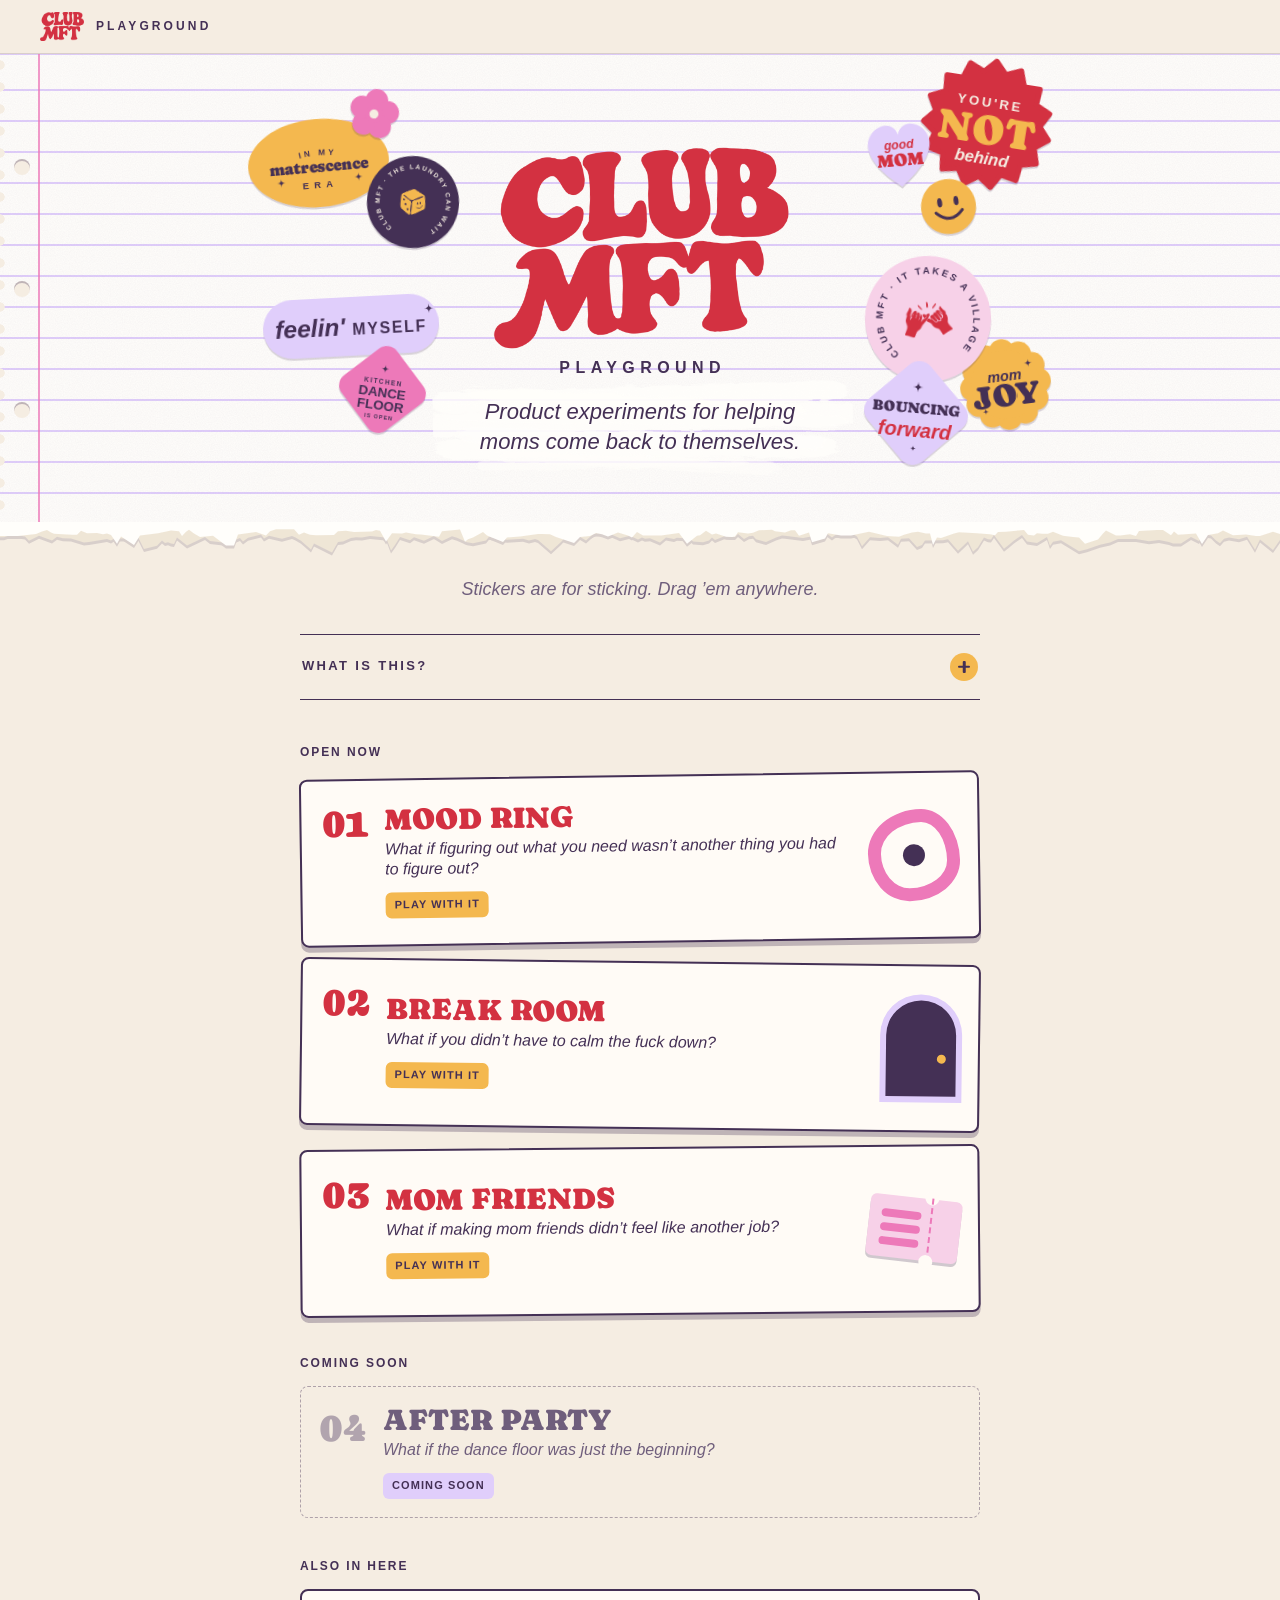
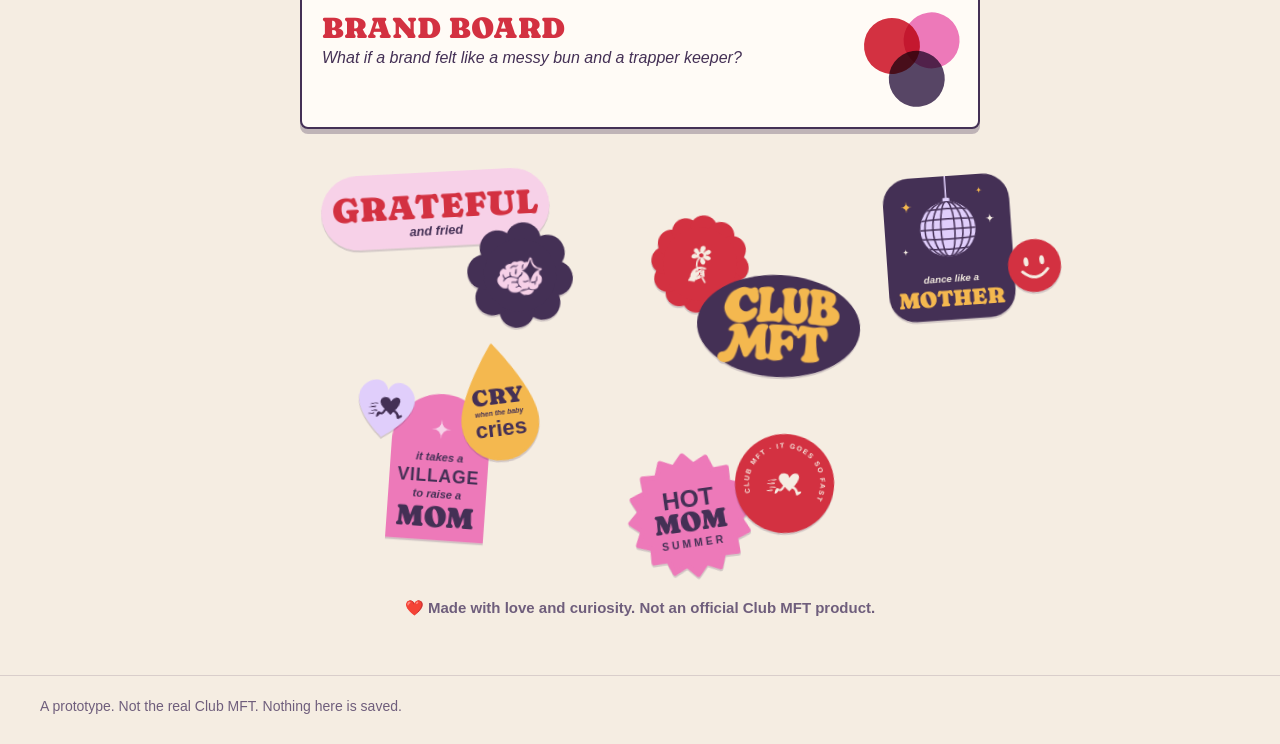
<file: index.html>
<!doctype html>
<html lang="en">
<head>
  <meta charset="utf-8">
  <meta name="viewport" content="width=device-width, initial-scale=1">
  <title>Club MFT Playground</title>
  <meta name="description" content="Product experiments for helping moms come back to themselves.">
  <link rel="icon" href="data:image/svg+xml,%3Csvg xmlns='http://www.w3.org/2000/svg' viewBox='0 0 32 32'%3E%3Crect width='32' height='32' fill='%23D33141'/%3E%3Ccircle cx='16' cy='16' r='8' fill='%23443055'/%3E%3C/svg%3E">
  <link rel="stylesheet" href="assets.css">
  <link rel="stylesheet" href="styles.css">
</head>
<body>
  <a class="skip" href="#stage">Skip to content</a>

  <header class="bar">
    <a class="wordmark" href="#/" aria-label="Club MFT Playground, home">
      <span class="m logo bar-logo" aria-hidden="true"></span><span class="bar-name">PLAYGROUND</span>
    </a>
    <span class="bar-tag" id="bar-tag" aria-hidden="true"></span>
  </header>

  <main id="stage" tabindex="-1"></main>

  <footer class="foot">
    <p>A prototype. Not the real Club MFT. Nothing here is saved.</p>
  </footer>

  <script src="content.js"></script>
  <script src="home-stickers.js"></script>
  <script src="breakroom.js"></script>
  <script src="momfriends.js"></script>
  <script src="app.js"></script>
</body>
</html>
</file>
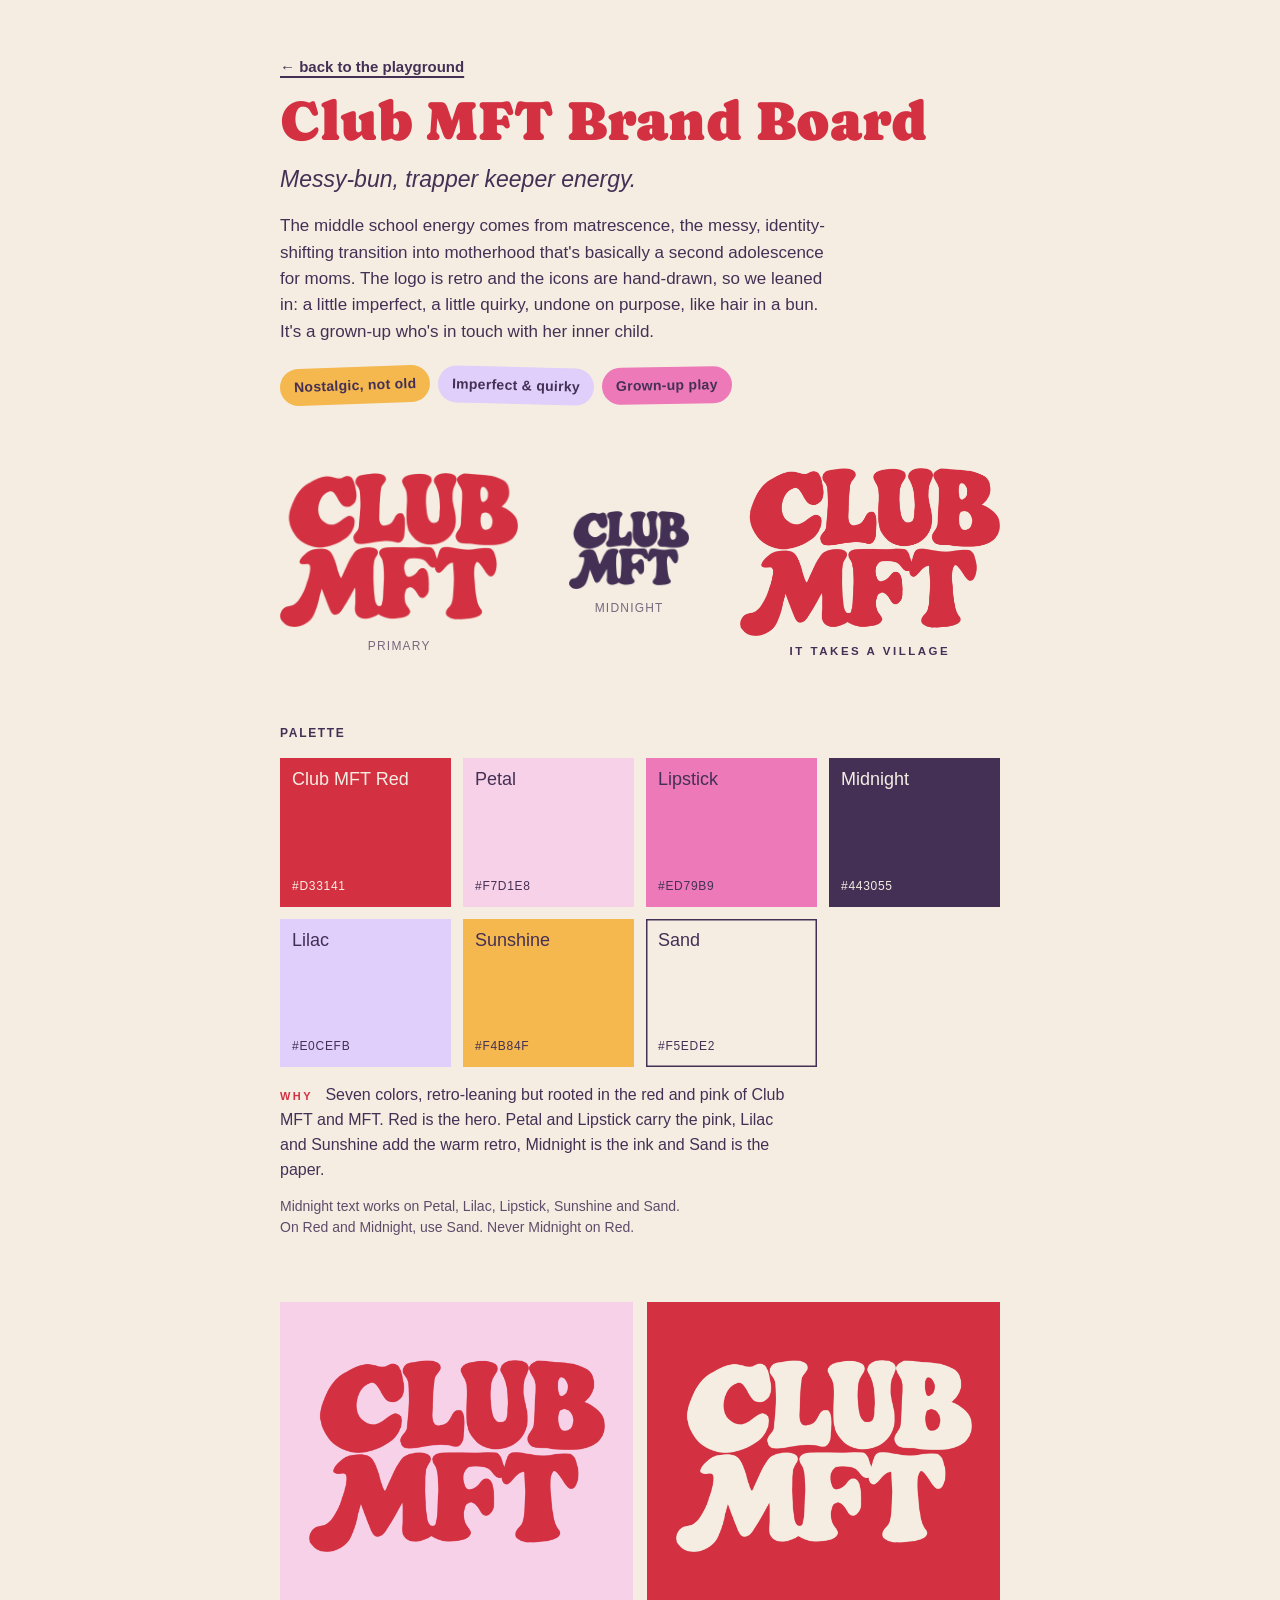
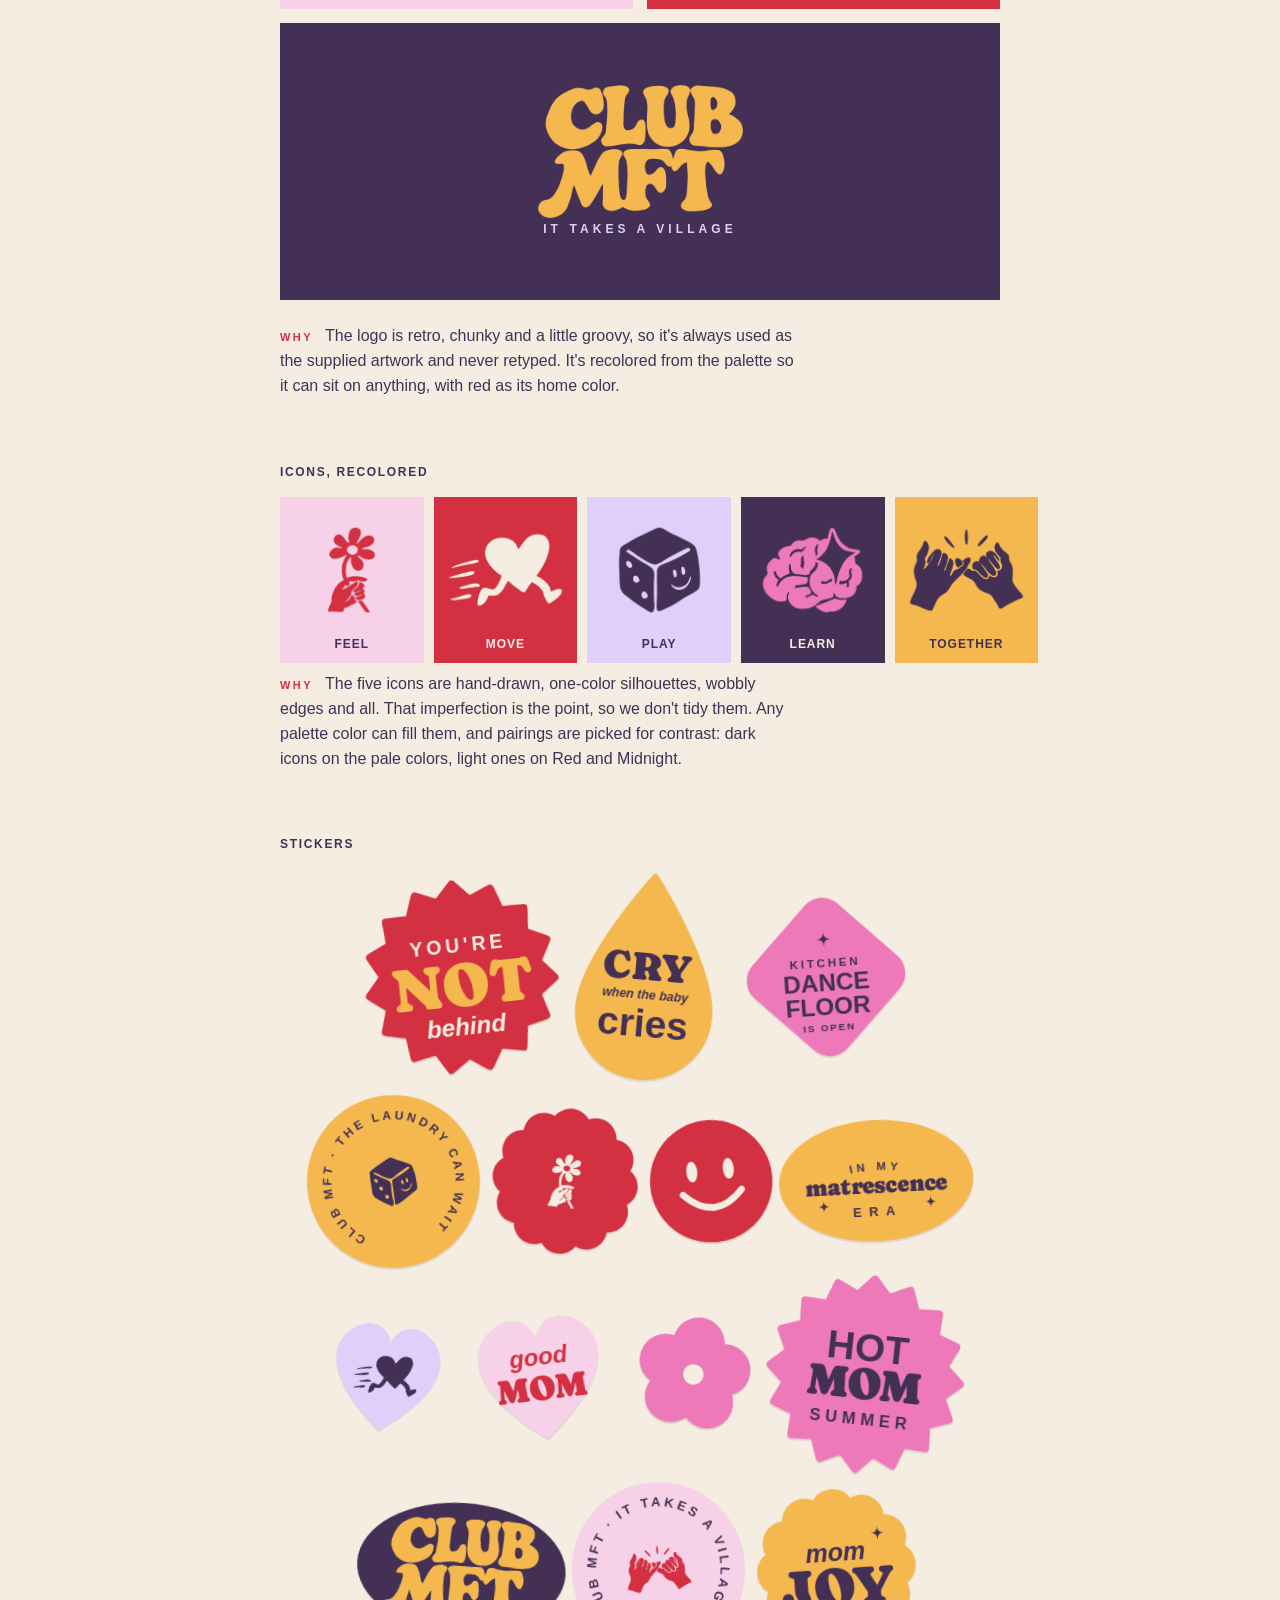
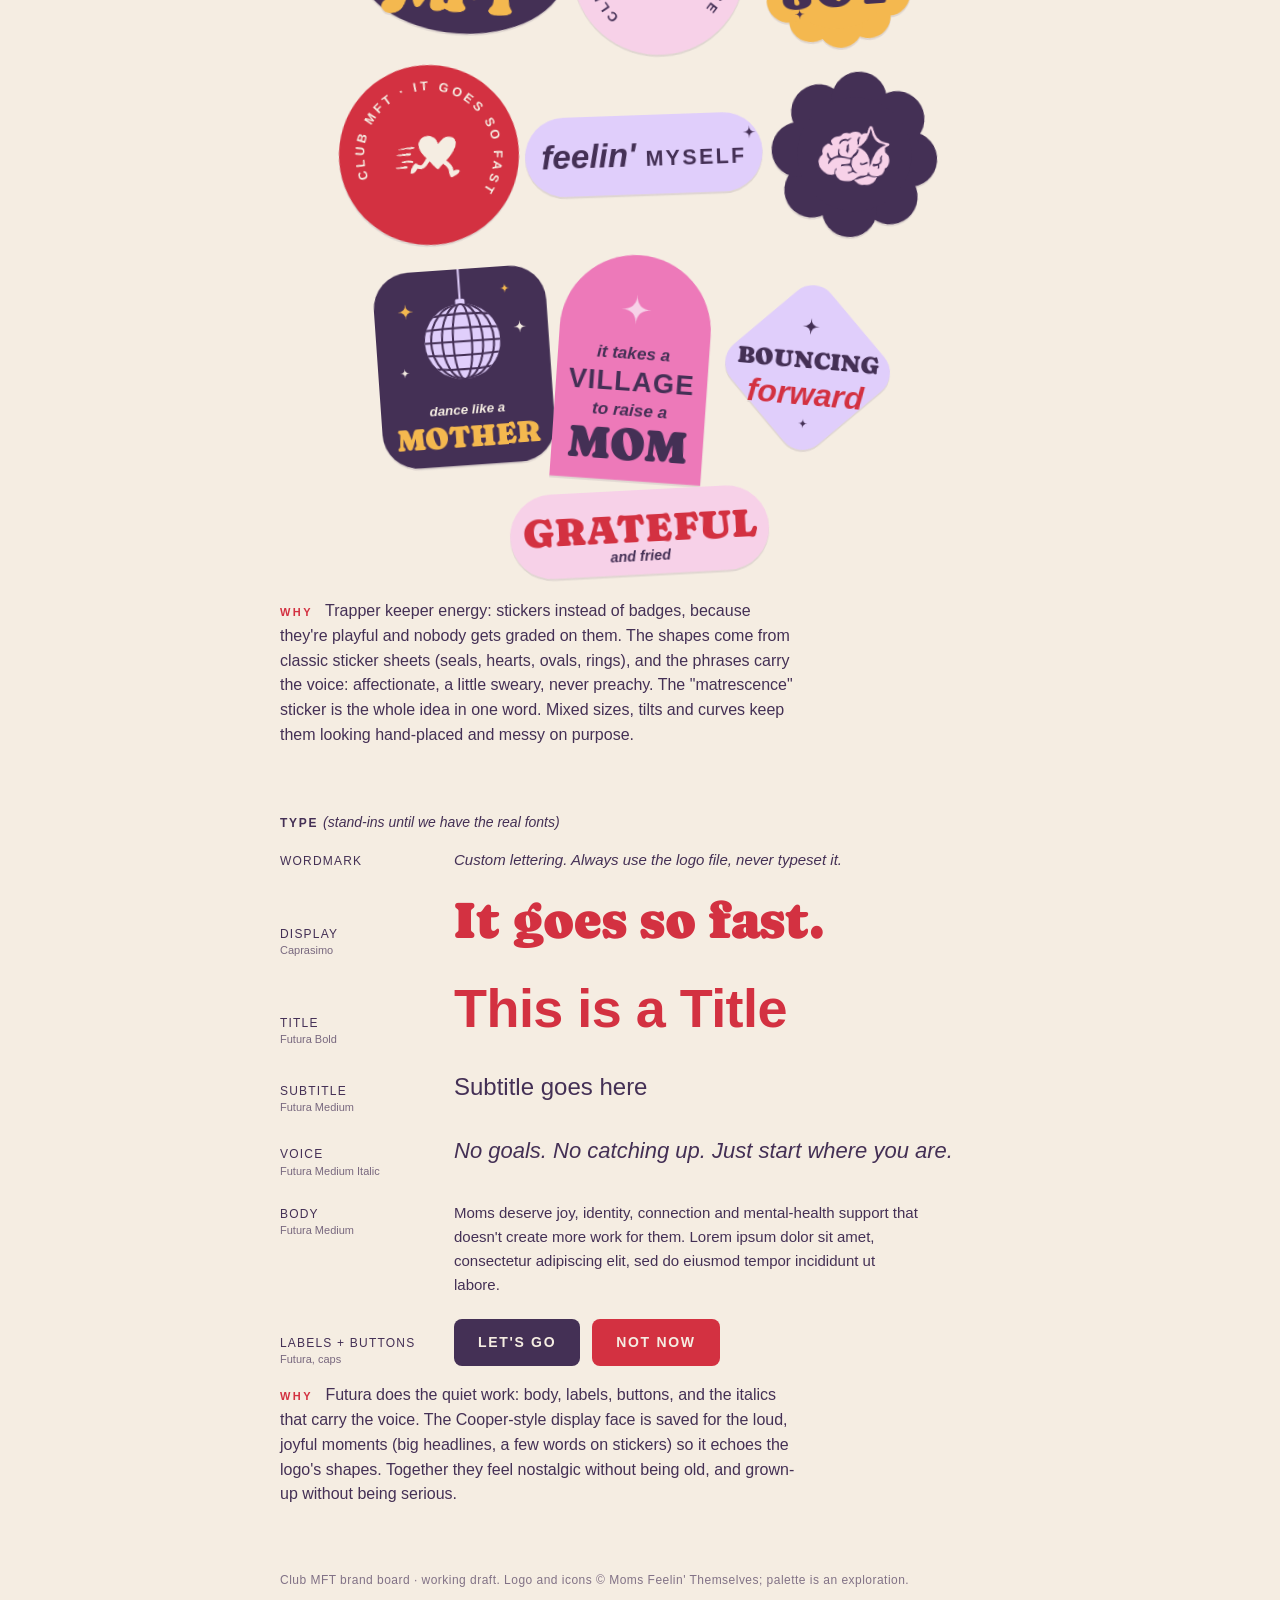
<file: brand.html>
<!doctype html>
<html lang="en">
<head>
<meta charset="utf-8">
<meta name="viewport" content="width=device-width, initial-scale=1">
<title>Club MFT Brand Board</title>
<link rel="stylesheet" href="assets.css">
<link rel="stylesheet" href="brand.css">
</head>
<body>
<svg width="0" height="0" style="position:absolute" aria-hidden="true" focusable="false"><filter id="wob" x="-8%" y="-8%" width="116%" height="116%"><feTurbulence type="fractalNoise" baseFrequency="0.045" numOctaves="2" seed="4" result="n"/><feDisplacementMap in="SourceGraphic" in2="n" scale="3"/></filter></svg>
<main class="board">
  <a class="back" href="index.html#/">← back to the playground</a>

  <header class="intro">
    <h1>Club MFT Brand Board</h1>
    <p class="cheek">Messy-bun, trapper keeper energy.</p>
    <p class="plain">The middle school energy comes from matrescence, the messy, identity-shifting transition into motherhood that's basically a second adolescence for moms. The logo is retro and the icons are hand-drawn, so we leaned in: a little imperfect, a little quirky, undone on purpose, like hair in a bun. It's a grown-up who's in touch with her inner child.</p>
    <ul class="words" aria-label="Words for the brand">
      <li style="--bg:var(--sunshine)">Nostalgic, not old</li>
      <li style="--bg:var(--lilac)">Imperfect &amp; quirky</li>
      <li style="--bg:var(--lipstick)">Grown-up play</li>
    </ul>
  </header>

  <!-- 1. LOGOS -->
  <section class="logos" aria-label="Logo">
    <figure>
      <div class="m logo" style="--fill:var(--red)" role="img" aria-label="Club MFT logo in red"></div>
      <figcaption>Primary</figcaption>
    </figure>
    <figure>
      <div class="m logo sm" style="--fill:var(--midnight)" role="img" aria-label="Club MFT logo in Midnight"></div>
      <figcaption>Midnight</figcaption>
    </figure>
    <figure class="lockup">
      <div class="m logo" style="--fill:var(--red)" role="img" aria-label="Club MFT logo in red, Playground lockup"></div>
      <span class="lockup-sub">IT TAKES A VILLAGE</span>
    </figure>
  </section>

  <!-- 2. PALETTE -->
  <section aria-labelledby="h-palette">
    <h2 class="tag" id="h-palette">Palette</h2>
    <ul class="swatches">
      <li style="--bg:#D33141;--fg:var(--sand)"><b>Club MFT Red</b><span>#D33141</span></li>
      <li style="--bg:#F7D1E8;--fg:var(--midnight)"><b>Petal</b><span>#F7D1E8</span></li>
      <li style="--bg:#ED79B9;--fg:var(--midnight)"><b>Lipstick</b><span>#ED79B9</span></li>
      <li style="--bg:#443055;--fg:var(--sand)"><b>Midnight</b><span>#443055</span></li>
      <li style="--bg:#E0CEFB;--fg:var(--midnight)"><b>Lilac</b><span>#E0CEFB</span></li>
      <li style="--bg:#F4B84F;--fg:var(--midnight)"><b>Sunshine</b><span>#F4B84F</span></li>
      <li class="outlined" style="--bg:#F5EDE2;--fg:var(--midnight)"><b>Sand</b><span>#F5EDE2</span></li>
    </ul>
    <p class="why"><b>Why</b> Seven colors, retro-leaning but rooted in the red and pink of Club MFT and MFT. Red is the hero. Petal and Lipstick carry the pink, Lilac and Sunshine add the warm retro, Midnight is the ink and Sand is the paper.</p>
    <p class="note">Midnight text works on Petal, Lilac, Lipstick, Sunshine and Sand. On Red and Midnight, use Sand. Never Midnight on Red.</p>
  </section>

  <!-- 3. LOGO ON COLOR -->
  <section class="blocks" aria-label="Logo on color">
    <div class="block b-petal"><div class="m logo" style="--fill:var(--red)" role="img" aria-label="Logo, red on Petal"></div></div>
    <div class="block b-red"><div class="m logo" style="--fill:var(--sand)" role="img" aria-label="Logo, Sand on red"></div></div>
    <div class="block b-mid wide">
      <div class="m logo" style="--fill:var(--sunshine)" role="img" aria-label="Logo, Sunshine on Midnight"></div>
      <span class="lockup-sub" style="color:var(--lilac)">IT TAKES A VILLAGE</span>
    </div>
  </section>

  <p class="why"><b>Why</b> The logo is retro, chunky and a little groovy, so it's always used as the supplied artwork and never retyped. It's recolored from the palette so it can sit on anything, with red as its home color.</p>

  <!-- 4. ICONS -->
  <section aria-labelledby="h-icons">
    <h2 class="tag" id="h-icons">Icons, recolored</h2>
    <ul class="icons">
      <li style="--bg:var(--petal)"><div class="m i-feel" style="--fill:var(--red)" role="img" aria-label="feel icon"></div><span>Feel</span></li>
      <li style="--bg:var(--red)"><div class="m i-move" style="--fill:var(--sand)" role="img" aria-label="move icon"></div><span style="color:var(--sand)">Move</span></li>
      <li style="--bg:var(--lilac)"><div class="m i-play" style="--fill:var(--midnight)" role="img" aria-label="play icon"></div><span>Play</span></li>
      <li style="--bg:var(--midnight)"><div class="m i-learn" style="--fill:var(--lipstick)" role="img" aria-label="learn icon"></div><span style="color:var(--sand)">Learn</span></li>
      <li style="--bg:var(--sunshine)"><div class="m i-together" style="--fill:var(--midnight)" role="img" aria-label="together icon"></div><span>Together</span></li>
    </ul>
    <p class="why"><b>Why</b> The five icons are hand-drawn, one-color silhouettes, wobbly edges and all. That imperfection is the point, so we don't tidy them. Any palette color can fill them, and pairings are picked for contrast: dark icons on the pale colors, light ones on Red and Midnight.</p>
  </section>

  <!-- 5. STICKERS + SHAPES -->
  <section class="play" aria-labelledby="h-stickers">
    <h2 class="tag" id="h-stickers">Stickers</h2>
    <div class="sheet">
      <div class="sticker" style="--ar:1;--w:27%;--rot:-6deg" role="img" aria-label="Sticker: You're not behind"><svg viewBox="0 0 200 200" aria-hidden="true"><polygon points="100.0,4.0 116.6,21.7 139.0,12.3 147.0,35.3 171.3,35.8 169.3,60.0 191.3,70.3 179.6,91.6 195.5,110.0 176.1,124.7 183.1,148.0 159.5,153.5 156.4,177.7 132.5,173.1 120.0,193.9 100.0,180.0 80.0,193.9 67.5,173.1 43.6,177.7 40.5,153.5 16.9,148.0 23.9,124.7 4.5,110.0 20.4,91.6 8.7,70.3 30.7,60.0 28.7,35.8 53.0,35.3 61.0,12.3 83.4,21.7" fill="#D33141" stroke="#D33141" stroke-width="8" stroke-linejoin="round"/><text x="100" y="74" font-size="20" font-weight="700" fill="#F5EDE2" text-anchor="middle" letter-spacing="4">YOU'RE</text><text class="retro" x="100" y="130" font-size="64" fill="#F4B84F" text-anchor="middle" letter-spacing="0">NOT</text><text x="100" y="160" font-size="25" font-weight="700" fill="#F5EDE2" text-anchor="middle" letter-spacing="0" font-style="italic">behind</text></svg></div>
      <div class="sticker" style="--ar:0.7692307692307693;--w:23%;--rot:5deg" role="img" aria-label="Sticker: Cry when the baby cries"><svg viewBox="0 0 200 260" aria-hidden="true"><path d="M100 8C100 8 20 112 20 172a80 80 0 0 0 160 0C180 112 100 8 100 8z" fill="#F4B84F" stroke="#F4B84F" stroke-width="6" stroke-linejoin="round"/><text class="retro" x="100" y="134" font-size="48" fill="#443055" text-anchor="middle" letter-spacing="0">CRY</text><text x="100" y="157" font-size="15" font-weight="600" fill="#443055" text-anchor="middle" letter-spacing="0" font-style="italic">when the baby</text><text x="100" y="203" font-size="47" font-weight="800" fill="#443055" text-anchor="middle" letter-spacing="0">cries</text></svg></div>
      <div class="sticker" style="--ar:1;--w:25%;--rot:-4deg" role="img" aria-label="Sticker: Kitchen dance floor is open"><svg viewBox="0 0 200 200" aria-hidden="true"><rect x="30" y="30" width="140" height="140" rx="26" fill="#ED79B9" transform="rotate(45 100 100)"/><text x="100" y="89" font-size="13" font-weight="700" fill="#443055" text-anchor="middle" letter-spacing="3">KITCHEN</text><text x="100" y="116" font-size="27" font-weight="800" fill="#443055" text-anchor="middle" letter-spacing="0">DANCE</text><text x="100" y="142" font-size="27" font-weight="800" fill="#443055" text-anchor="middle" letter-spacing="0">FLOOR</text><text x="100" y="160" font-size="11" font-weight="700" fill="#443055" text-anchor="middle" letter-spacing="2">IS OPEN</text><path d="M100 50Q100 58 108 58Q100 58 100 66Q100 58 92 58Q100 58 100 50z" fill="#443055"/></svg></div>
      <div class="sticker" style="--ar:1;--w:24%;--rot:-8deg"><svg viewBox="0 0 200 200" aria-hidden="true"><circle cx="100" cy="100" r="100" fill="#F4B84F"/><defs><path id="r1" d="M100 172 a72 72 0 1 1 0 -144 a72 72 0 1 1 0 144"/></defs><text fill="#443055" font-size="14" letter-spacing="3.6" font-weight="700" text-anchor="middle"><textPath href="#r1" startOffset="50%">CLUB MFT · THE LAUNDRY CAN WAIT</textPath></text></svg><div class="m i-play" style="--fill:#443055;width:52%" role="img" aria-label="play icon"></div></div>
      <div class="sticker" style="--ar:1;--w:22%;--rot:6deg"><svg viewBox="0 0 200 200" aria-hidden="true"><g fill="#D33141"><circle cx="166.0" cy="100.0" r="26"/><circle cx="157.2" cy="133.0" r="26"/><circle cx="133.0" cy="157.2" r="26"/><circle cx="100.0" cy="166.0" r="26"/><circle cx="67.0" cy="157.2" r="26"/><circle cx="42.8" cy="133.0" r="26"/><circle cx="34.0" cy="100.0" r="26"/><circle cx="42.8" cy="67.0" r="26"/><circle cx="67.0" cy="42.8" r="26"/><circle cx="100.0" cy="34.0" r="26"/><circle cx="133.0" cy="42.8" r="26"/><circle cx="157.2" cy="67.0" r="26"/><circle cx="100" cy="100" r="70"/></g></svg><div class="m i-feel" style="--fill:#F5EDE2;width:62%" role="img" aria-label="feel icon"></div></div>
      <div class="sticker" style="--ar:1;--w:17%;--rot:-6deg"><svg viewBox="0 0 200 200" aria-hidden="true"><circle cx="100" cy="100" r="100" fill="#D33141"/><ellipse cx="70" cy="82" rx="9" ry="17" fill="#F5EDE2"/><ellipse cx="130" cy="82" rx="9" ry="17" fill="#F5EDE2"/><path d="M52 118Q100 168 148 118" fill="none" stroke="#F5EDE2" stroke-width="11" stroke-linecap="round"/></svg></div>
      <div class="sticker" style="--ar:1.6;--w:27%;--rot:-3deg" role="img" aria-label="Sticker: In my matrescence era"><svg viewBox="0 0 240 150" aria-hidden="true"><ellipse cx="120" cy="75" rx="120" ry="75" fill="#F4B84F"/><defs><path id="mat" d="M64 70Q120 54 176 70"/></defs><text font-size="14" font-weight="700" letter-spacing="5" fill="#443055" text-anchor="middle"><textPath href="#mat" startOffset="50%">IN MY</textPath></text><text class="retro" x="120" y="90" font-size="28" fill="#443055" text-anchor="middle" letter-spacing="-0.2">matrescence</text><text x="120" y="118" font-size="16" font-weight="700" fill="#443055" text-anchor="middle" letter-spacing="9">ERA</text><path d="M54 97Q54 104 61 104Q54 104 54 111Q54 104 47 104Q54 104 54 97z" fill="#443055"/><path d="M186 97Q186 104 193 104Q186 104 186 111Q186 104 179 104Q186 104 186 97z" fill="#443055"/></svg></div>
      <div class="sticker" style="--ar:1.1111111111111112;--w:19%;--rot:8deg"><svg viewBox="0 0 100 90" aria-hidden="true"><path fill="#E0CEFB" d="M50 86C8 54 4 28 22 14 36 4 48 12 50 22 52 12 64 4 78 14 96 28 92 54 50 86z"/></svg><div class="m i-move" style="--fill:#443055;width:66%" role="img" aria-label="move icon"></div></div>
      <div class="sticker" style="--ar:1.1111111111111112;--w:22%;--rot:-7deg" role="img" aria-label="Sticker: Good mom"><svg viewBox="0 0 100 90" aria-hidden="true"><path fill="#F7D1E8" d="M50 86C8 54 4 28 22 14 36 4 48 12 50 22 52 12 64 4 78 14 96 28 92 54 50 86z"/><text x="50" y="39" font-size="15" font-weight="700" fill="#D33141" text-anchor="middle" letter-spacing="0" font-style="italic">good</text><text class="retro" x="50" y="61" font-size="22" fill="#D33141" text-anchor="middle" letter-spacing="0">MOM</text></svg></div>
      <div class="sticker" style="--ar:1;--w:19%;--rot:10deg"><svg viewBox="0 0 200 200" aria-hidden="true"><g fill="#ED79B9"><circle cx="100.0" cy="54.0" r="38"/><circle cx="143.7" cy="85.8" r="38"/><circle cx="127.0" cy="137.2" r="38"/><circle cx="73.0" cy="137.2" r="38"/><circle cx="56.3" cy="85.8" r="38"/><circle cx="100" cy="100" r="30"/></g><circle cx="100" cy="100" r="15" fill="#F5EDE2"/></svg></div>
      <div class="sticker" style="--ar:1;--w:27%;--rot:6deg" role="img" aria-label="Sticker: Hot mom summer"><svg viewBox="0 0 200 200" aria-hidden="true"><polygon points="100.0,2.0 116.0,19.6 137.5,9.5 145.6,31.8 169.3,30.7 168.2,54.4 190.5,62.5 180.4,84.0 198.0,100.0 180.4,116.0 190.5,137.5 168.2,145.6 169.3,169.3 145.6,168.2 137.5,190.5 116.0,180.4 100.0,198.0 84.0,180.4 62.5,190.5 54.4,168.2 30.7,169.3 31.8,145.6 9.5,137.5 19.6,116.0 2.0,100.0 19.6,84.0 9.5,62.5 31.8,54.4 30.7,30.7 54.4,31.8 62.5,9.5 84.0,19.6" fill="#ED79B9" stroke="#ED79B9" stroke-width="8" stroke-linejoin="round"/><text x="100" y="86" font-size="40" font-weight="800" fill="#443055" text-anchor="middle" letter-spacing="0">HOT</text><text class="retro" x="100" y="126" font-size="46" fill="#443055" text-anchor="middle" letter-spacing="-0.8">MOM</text><text x="100" y="152" font-size="17" font-weight="700" fill="#443055" text-anchor="middle" letter-spacing="5">SUMMER</text></svg></div>
      <div class="sticker" style="--ar:1.6;--w:29%;--rot:4deg"><svg viewBox="0 0 240 150" aria-hidden="true"><ellipse cx="120" cy="75" rx="120" ry="75" fill="#443055"/></svg><div class="m logo" style="--fill:#F4B84F;width:74%" role="img" aria-label="Club MFT logo"></div></div>
      <div class="sticker" style="--ar:1;--w:24%;--rot:-4deg" role="img" aria-label="Sticker: Club MFT, it takes a village"><svg viewBox="0 0 200 200" aria-hidden="true"><circle cx="100" cy="100" r="100" fill="#F7D1E8"/><defs><path id="r4" d="M100 172 a72 72 0 1 1 0 -144 a72 72 0 1 1 0 144"/></defs><text fill="#443055" font-size="15" letter-spacing="3.6" font-weight="700" text-anchor="middle"><textPath href="#r4" startOffset="50%">CLUB MFT · IT TAKES A VILLAGE</textPath></text></svg><div class="m i-together" style="--fill:#D33141;width:52%" role="img" aria-label="together icon"></div></div>
      <div class="sticker" style="--ar:1;--w:24%;--rot:-4deg" role="img" aria-label="Sticker: Mom joy"><svg viewBox="0 0 200 200" aria-hidden="true"><g fill="#F4B84F"><circle cx="166.0" cy="100.0" r="26"/><circle cx="157.2" cy="133.0" r="26"/><circle cx="133.0" cy="157.2" r="26"/><circle cx="100.0" cy="166.0" r="26"/><circle cx="67.0" cy="157.2" r="26"/><circle cx="42.8" cy="133.0" r="26"/><circle cx="34.0" cy="100.0" r="26"/><circle cx="42.8" cy="67.0" r="26"/><circle cx="67.0" cy="42.8" r="26"/><circle cx="100.0" cy="34.0" r="26"/><circle cx="133.0" cy="42.8" r="26"/><circle cx="157.2" cy="67.0" r="26"/><circle cx="100" cy="100" r="70"/></g><text x="100" y="92" font-size="29" font-weight="700" fill="#443055" text-anchor="middle" letter-spacing="0" font-style="italic">mom</text><text class="retro" x="100" y="144" font-size="64" fill="#443055" text-anchor="middle" letter-spacing="-1">JOY</text><path d="M150 54Q150 62 158 62Q150 62 150 70Q150 62 142 62Q150 62 150 54z" fill="#443055"/><path d="M54 144Q54 150 60 150Q54 150 54 156Q54 150 48 150Q54 150 54 144z" fill="#443055"/></svg></div>
      <div class="sticker" style="--ar:1;--w:25%;--rot:7deg"><svg viewBox="0 0 200 200" aria-hidden="true"><circle cx="100" cy="100" r="100" fill="#D33141"/><defs><path id="r2" d="M100 172 a72 72 0 1 1 0 -144 a72 72 0 1 1 0 144"/></defs><text fill="#F5EDE2" font-size="14" letter-spacing="3.6" font-weight="700" text-anchor="middle"><textPath href="#r2" startOffset="50%">CLUB MFT · IT GOES SO FAST</textPath></text></svg><div class="m i-move" style="--fill:#F5EDE2;width:50%" role="img" aria-label="move icon"></div></div>
      <div class="sticker" style="--ar:3;--w:33%;--rot:-2deg" role="img" aria-label="Sticker: Feelin' myself"><svg viewBox="0 0 300 100" aria-hidden="true"><rect width="300" height="100" rx="50" fill="#E0CEFB"/><text x="150" y="65" text-anchor="middle" fill="#443055"><tspan font-size="42" font-weight="700" font-style="italic">feelin'</tspan><tspan font-size="27" font-weight="800" letter-spacing="3" dx="12">MYSELF</tspan></text><path d="M284 18Q284 26 292 26Q284 26 284 34Q284 26 276 26Q284 26 284 18z" fill="#443055"/></svg></div>
      <div class="sticker" style="--ar:1;--w:24%;--rot:5deg"><svg viewBox="0 0 200 200" aria-hidden="true"><g fill="#443055"><circle cx="164.0" cy="100.0" r="32"/><circle cx="145.3" cy="145.3" r="32"/><circle cx="100.0" cy="164.0" r="32"/><circle cx="54.7" cy="145.3" r="32"/><circle cx="36.0" cy="100.0" r="32"/><circle cx="54.7" cy="54.7" r="32"/><circle cx="100.0" cy="36.0" r="32"/><circle cx="145.3" cy="54.7" r="32"/><circle cx="100" cy="100" r="66"/></g></svg><div class="m i-learn" style="--fill:#F7D1E8;width:64%" role="img" aria-label="learn icon"></div></div>
      <div class="sticker" style="--ar:0.88;--w:24%;--rot:-4deg" role="img" aria-label="Sticker: Dance like a MOTHER"><svg viewBox="0 0 220 250" aria-hidden="true"><rect width="220" height="250" rx="46" fill="#443055"/><defs><clipPath id="ballclip"><circle cx="110" cy="92" r="48"/></clipPath></defs><path d="M110 0V44" stroke="#E0CEFB" stroke-width="2.6"/><rect x="104" y="38" width="12" height="8" rx="2" fill="#E0CEFB"/><circle cx="110" cy="92" r="48" fill="#E0CEFB"/><g clip-path="url(#ballclip)"><path d="M62 60 Q110 53 158 60" fill="none" stroke="#443055" stroke-width="2.6"/><path d="M62 76 Q110 73 158 76" fill="none" stroke="#443055" stroke-width="2.6"/><path d="M62 92 Q110 92 158 92" fill="none" stroke="#443055" stroke-width="2.6"/><path d="M62 108 Q110 111 158 108" fill="none" stroke="#443055" stroke-width="2.6"/><path d="M62 124 Q110 131 158 124" fill="none" stroke="#443055" stroke-width="2.6"/><ellipse cx="110" cy="92" rx="12" ry="48" fill="none" stroke="#443055" stroke-width="2.6"/><ellipse cx="110" cy="92" rx="26" ry="48" fill="none" stroke="#443055" stroke-width="2.6"/><ellipse cx="110" cy="92" rx="40" ry="48" fill="none" stroke="#443055" stroke-width="2.6"/></g><path d="M40 40Q40 50 50 50Q40 50 40 60Q40 50 30 50Q40 50 40 40z" fill="#F4B84F"/><path d="M184 70Q184 78 192 78Q184 78 184 86Q184 78 176 78Q184 78 184 70z" fill="#F5EDE2"/><path d="M168 22Q168 28 174 28Q168 28 168 34Q168 28 162 28Q168 28 168 22z" fill="#F4B84F"/><path d="M34 122Q34 128 40 128Q34 128 34 134Q34 128 28 128Q34 128 34 122z" fill="#F5EDE2"/><text x="110" y="184" font-size="17" font-weight="700" fill="#F5EDE2" text-anchor="middle" letter-spacing="0" font-style="italic">dance like a</text><text class="retro" x="110" y="226" font-size="40" fill="#F4B84F" text-anchor="middle" letter-spacing="0">MOTHER</text></svg></div>
      <div class="sticker" style="--ar:0.6696428571428571;--w:21%;--rot:4deg" role="img" aria-label="Sticker: It takes a village to raise a mom"><svg viewBox="0 0 150 224" aria-hidden="true"><path d="M0 224V75A75 75 0 0 1 150 75V224Z" fill="#ED79B9"/><path d="M75 39Q75 54 90 54Q75 54 75 69Q75 54 60 54Q75 54 75 39z" fill="#F7D1E8"/><text x="75" y="102.8" font-size="17" font-weight="700" fill="#443055" text-anchor="middle" letter-spacing="0" font-style="italic">it takes a</text><text x="75" y="135.2" font-size="27" font-weight="800" fill="#443055" text-anchor="middle" letter-spacing="1.2">VILLAGE</text><text x="75" y="159.6" font-size="17" font-weight="700" fill="#443055" text-anchor="middle" letter-spacing="0" font-style="italic">to raise a</text><text class="retro" x="75" y="203.1" font-size="46" fill="#443055" text-anchor="middle" letter-spacing="0">MOM</text></svg></div>
      <div class="sticker" style="--ar:1;--w:26%;--rot:5deg" role="img" aria-label="Sticker: Bouncing forward"><svg viewBox="0 0 200 200" aria-hidden="true"><rect x="30" y="30" width="140" height="140" rx="26" fill="#E0CEFB" transform="rotate(45 100 100)"/><path d="M100 47Q100 56 109 56Q100 56 100 65Q100 56 91 56Q100 56 100 47z" fill="#443055"/><text class="retro" x="100" y="100" font-size="26" fill="#443055" text-anchor="middle" letter-spacing="0">BOUNCING</text><text x="100" y="140" font-size="34" font-weight="700" fill="#D33141" text-anchor="middle" letter-spacing="0" font-style="italic">forward</text><path d="M100 155Q100 160 105 160Q100 160 100 165Q100 160 95 160Q100 160 100 155z" fill="#443055"/></svg></div>
      <div class="sticker" style="--ar:3.064516129032258;--w:36%;--rot:-3deg" role="img" aria-label="Sticker: Grateful and fried"><svg viewBox="0 0 380 124" aria-hidden="true"><rect width="380" height="124" rx="62" fill="#F7D1E8"/><text class="retro" x="190" y="76" font-size="58" fill="#D33141" text-anchor="middle" letter-spacing="0">GRATEFUL</text><text x="190" y="104" font-size="21" font-weight="700" fill="#443055" text-anchor="middle" letter-spacing="0" font-style="italic">and fried</text></svg></div>
    </div>
  </section>

  <p class="why"><b>Why</b> Trapper keeper energy: stickers instead of badges, because they're playful and nobody gets graded on them. The shapes come from classic sticker sheets (seals, hearts, ovals, rings), and the phrases carry the voice: affectionate, a little sweary, never preachy. The "matrescence" sticker is the whole idea in one word. Mixed sizes, tilts and curves keep them looking hand-placed and messy on purpose.</p>

  <!-- 6. TYPE -->
  <section class="type" aria-labelledby="h-type">
    <h2 class="tag" id="h-type">Type <em>(stand-ins until we have the real fonts)</em></h2>
    <dl>
      <dt>Wordmark</dt><dd class="wm-note">Custom lettering. Always use the logo file, never typeset it.</dd>
      <dt>Display<br><small>Caprasimo</small></dt><dd class="t-display">It goes so fast.</dd>
      <dt>Title<br><small>Futura Bold</small></dt><dd class="t-title">This is a Title</dd>
      <dt>Subtitle<br><small>Futura Medium</small></dt><dd class="t-sub">Subtitle goes here</dd>
      <dt>Voice<br><small>Futura Medium Italic</small></dt><dd class="t-voice">No goals. No catching up. Just start where you are.</dd>
      <dt>Body<br><small>Futura Medium</small></dt><dd class="t-body">Moms deserve joy, identity, connection and mental-health support that doesn't create more work for them. Lorem ipsum dolor sit amet, consectetur adipiscing elit, sed do eiusmod tempor incididunt ut labore.</dd>
      <dt>Labels + buttons<br><small>Futura, caps</small></dt><dd class="btns"><span class="btn b1">LET'S GO</span><span class="btn b2">NOT NOW</span></dd>
    </dl>
    <p class="why"><b>Why</b> Futura does the quiet work: body, labels, buttons, and the italics that carry the voice. The Cooper-style display face is saved for the loud, joyful moments (big headlines, a few words on stickers) so it echoes the logo's shapes. Together they feel nostalgic without being old, and grown-up without being serious.</p>
  </section>

  <p class="foot">Club MFT brand board · working draft. Logo and icons © Moms Feelin' Themselves; palette is an exploration.</p>
</main>
</body>
</html>
</file>
